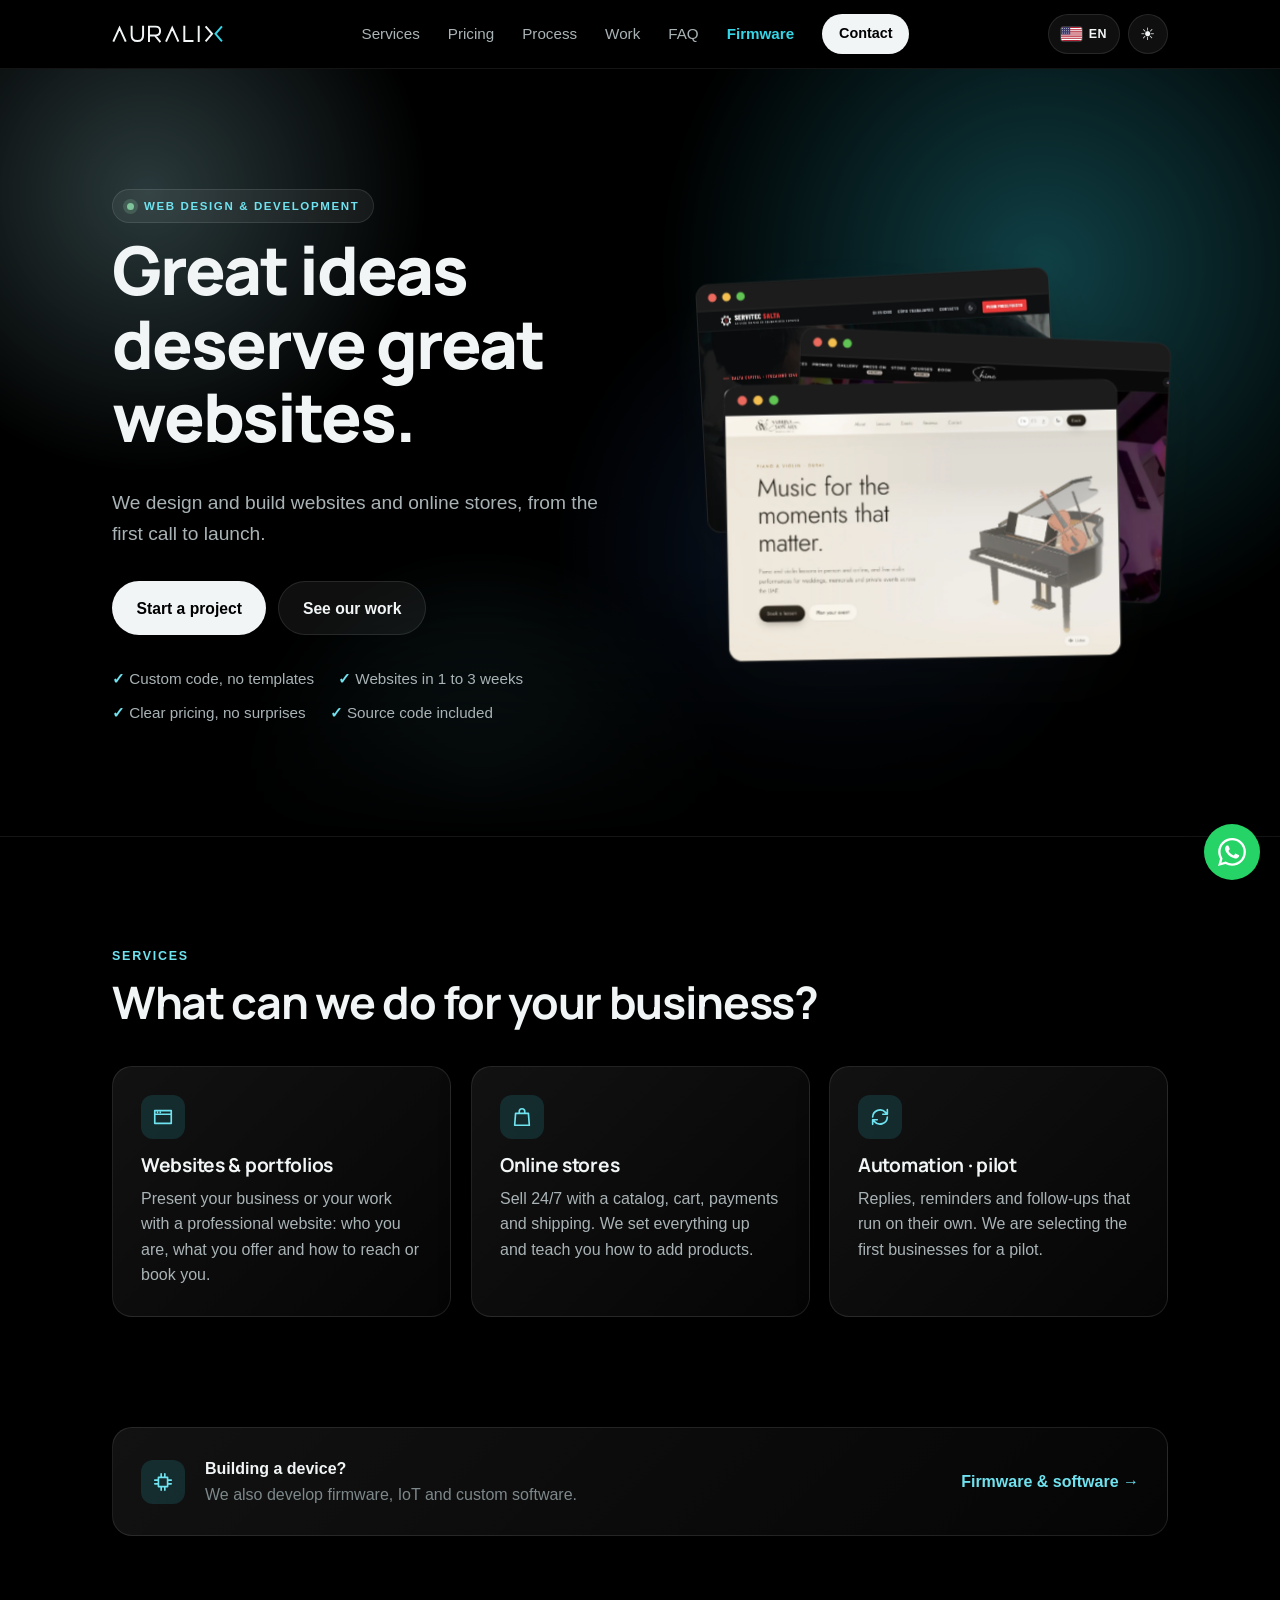
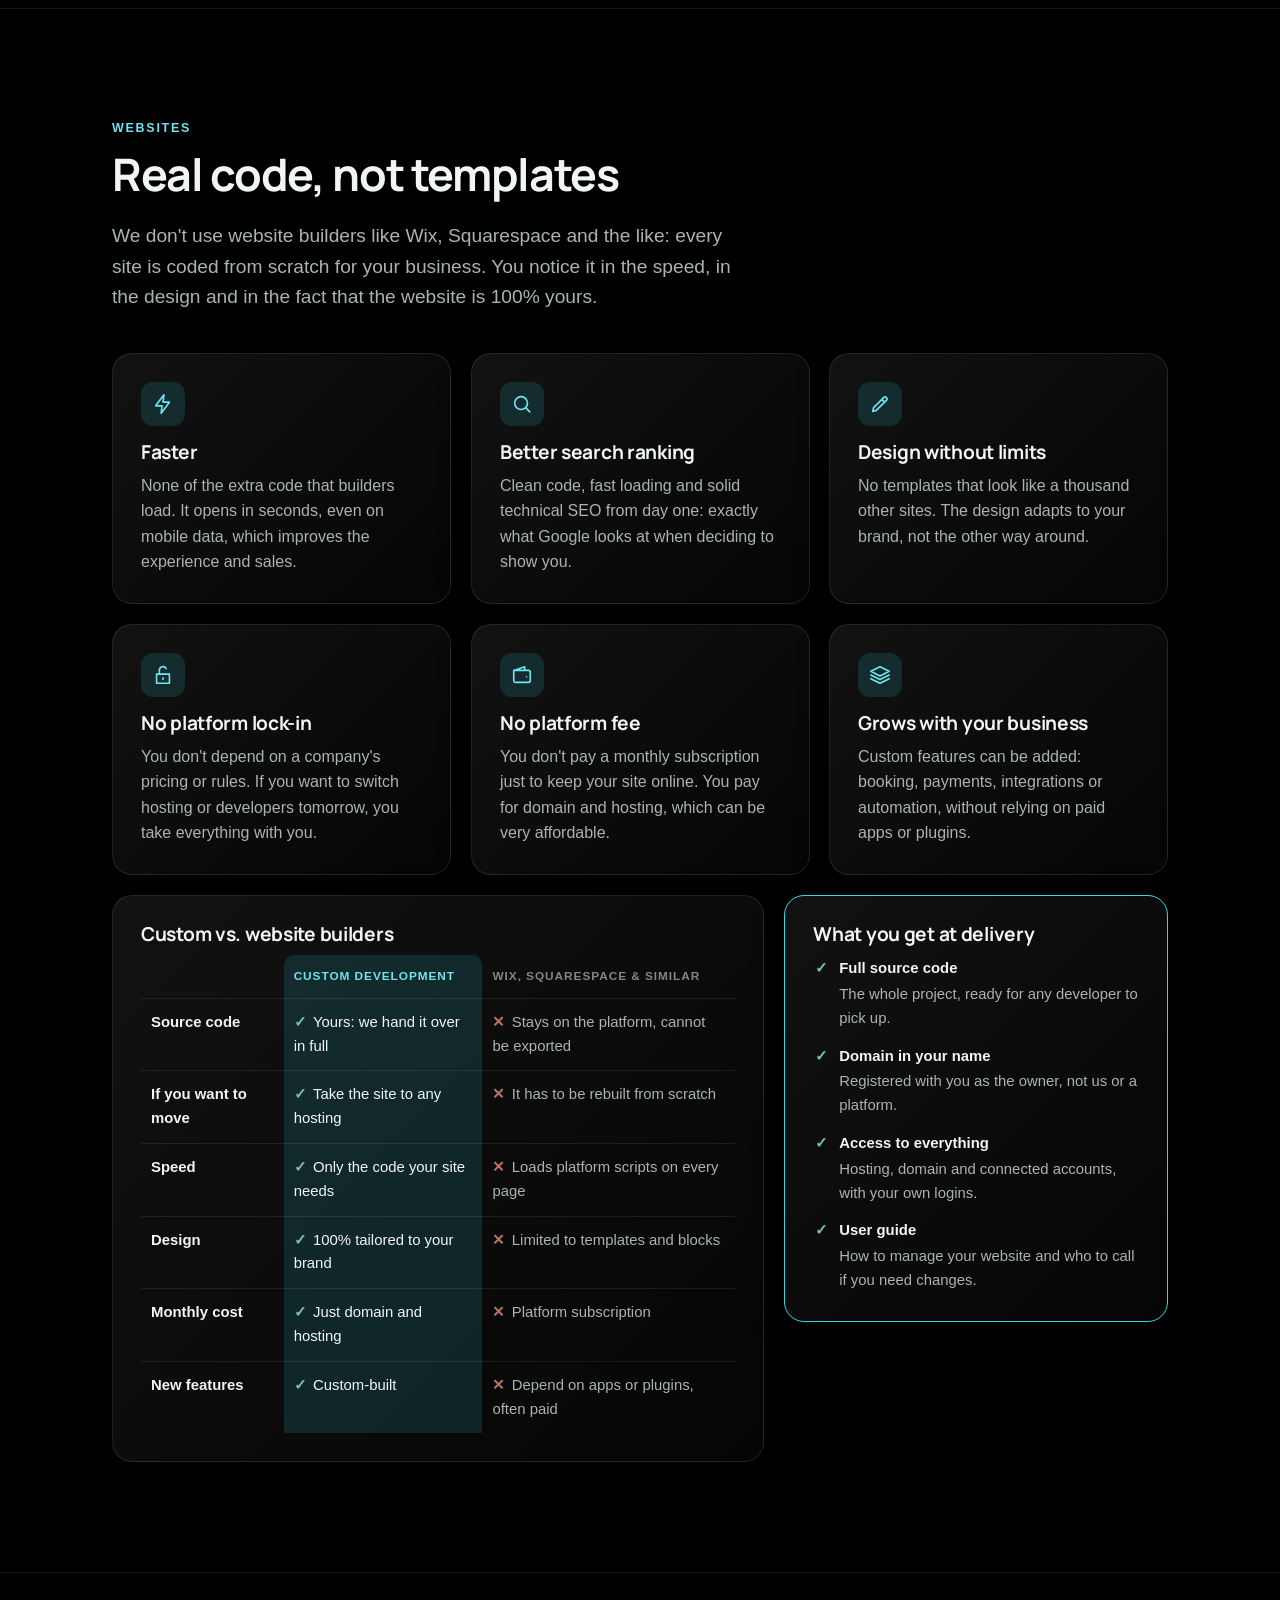
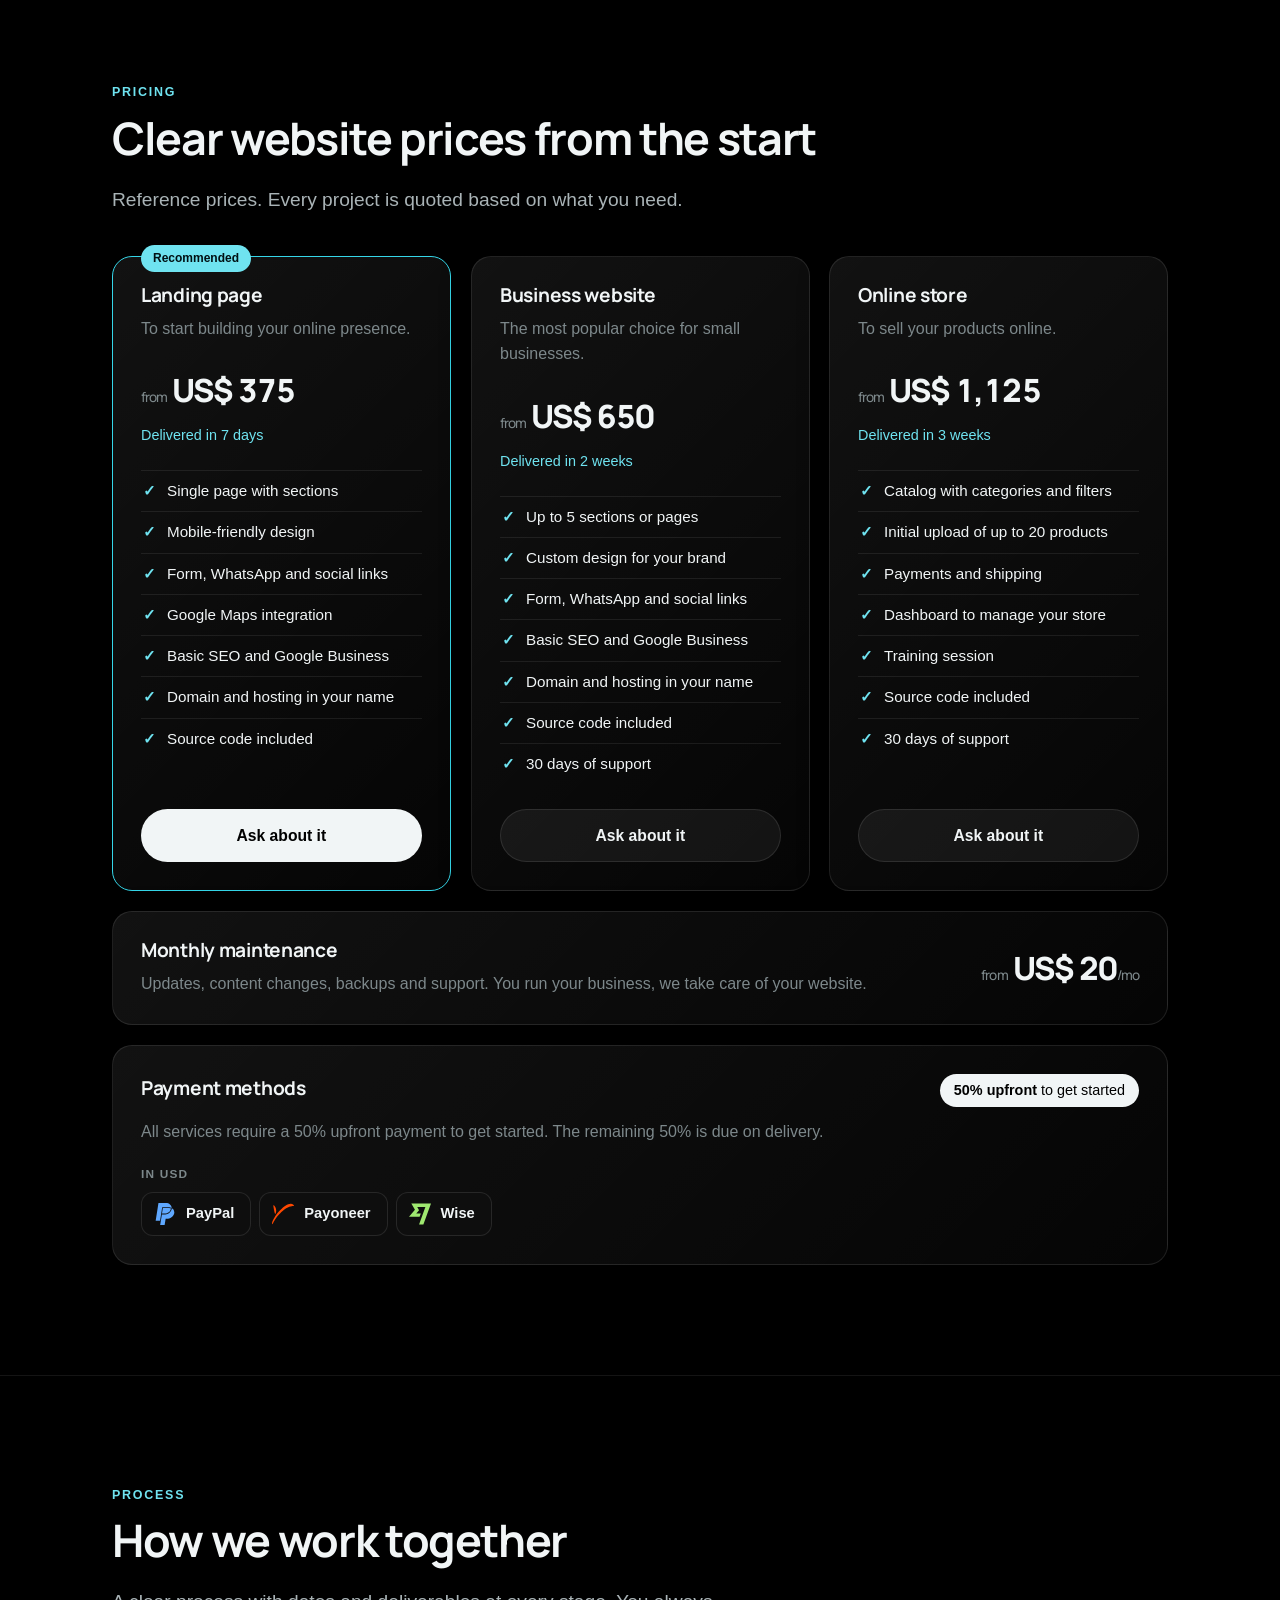
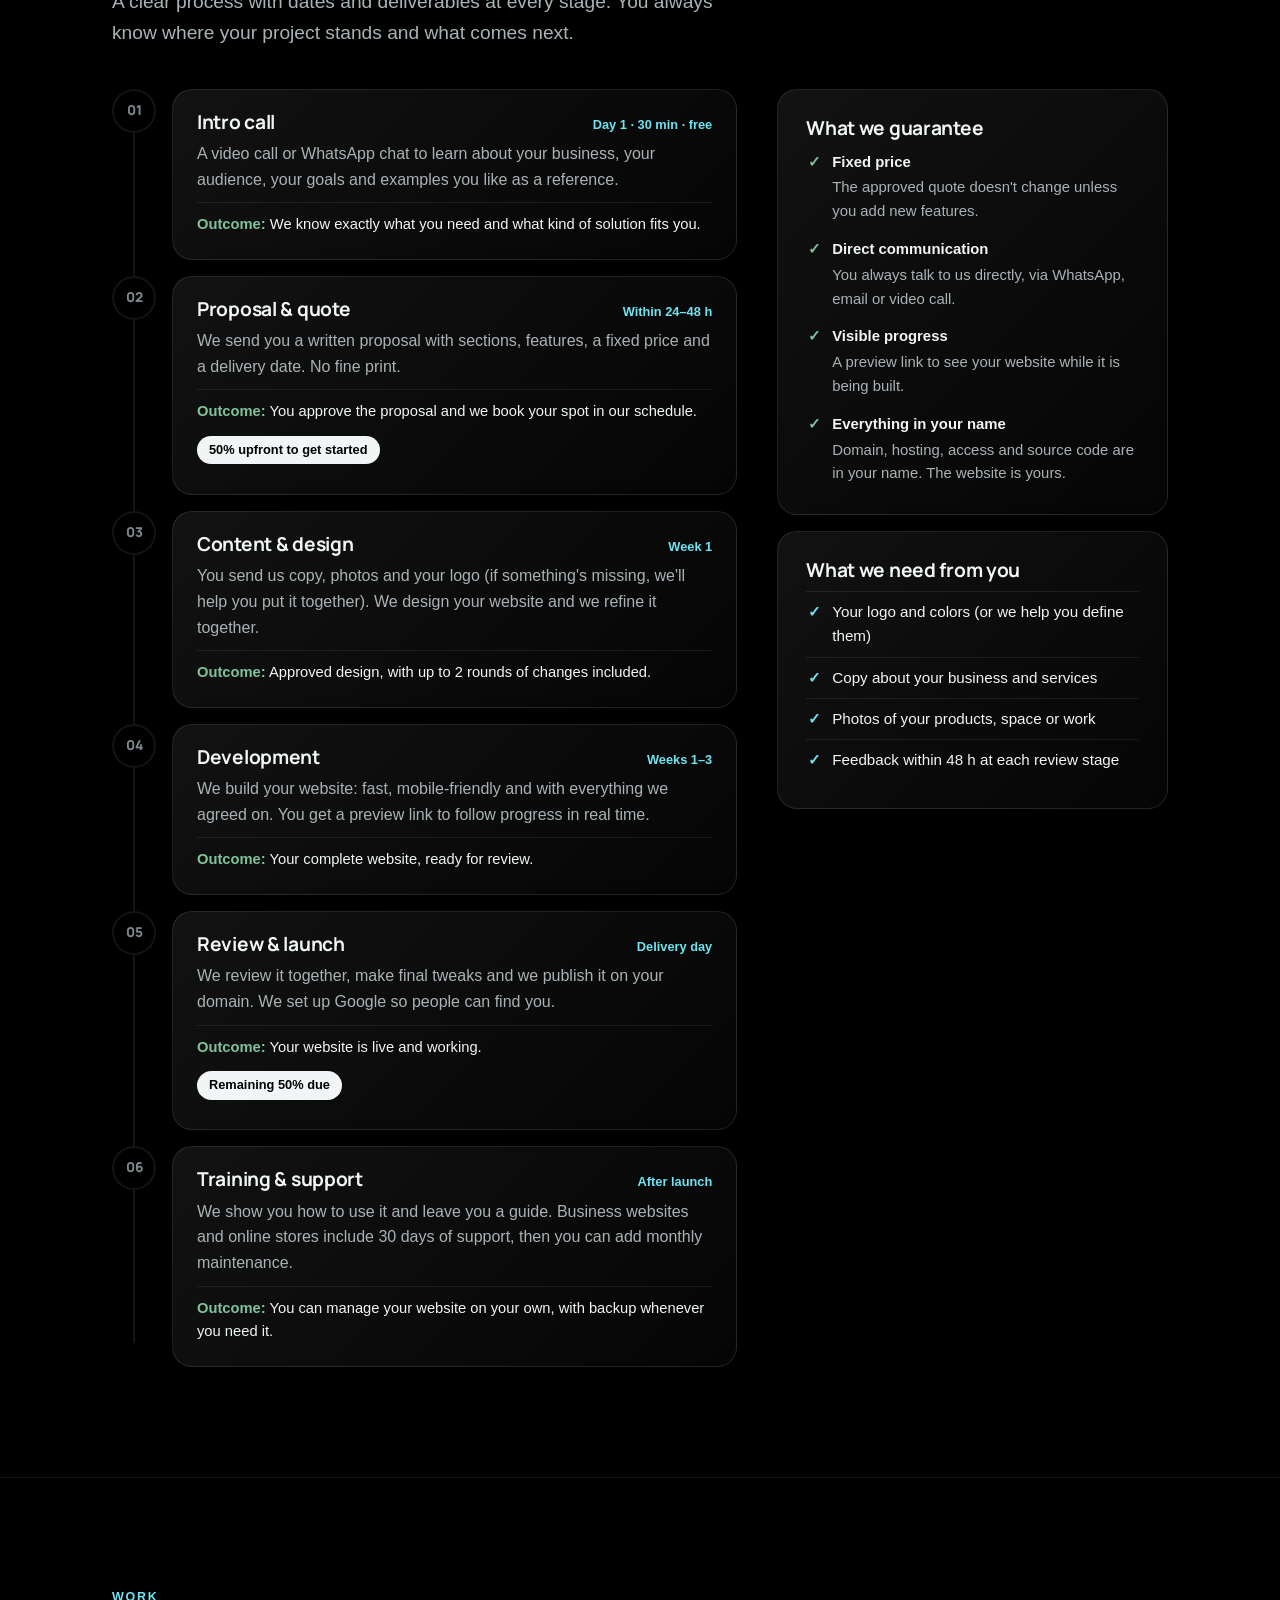
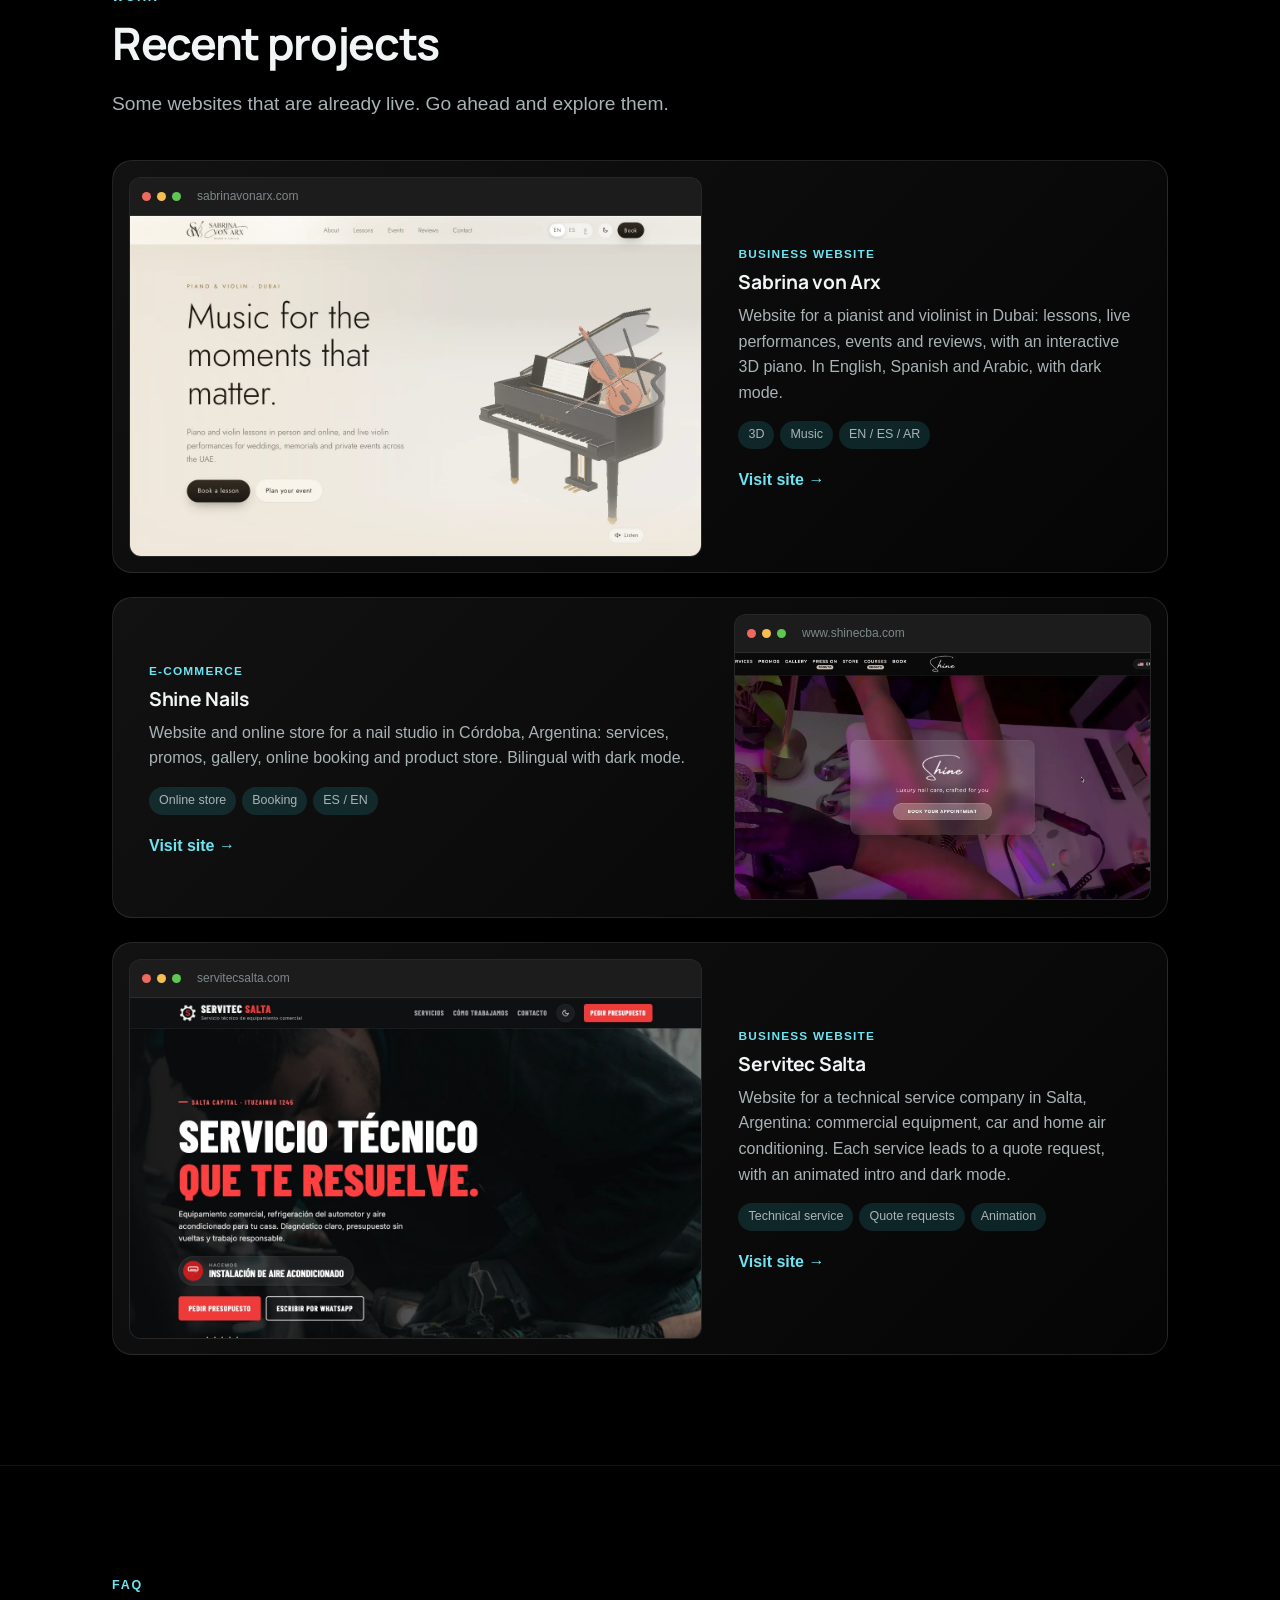
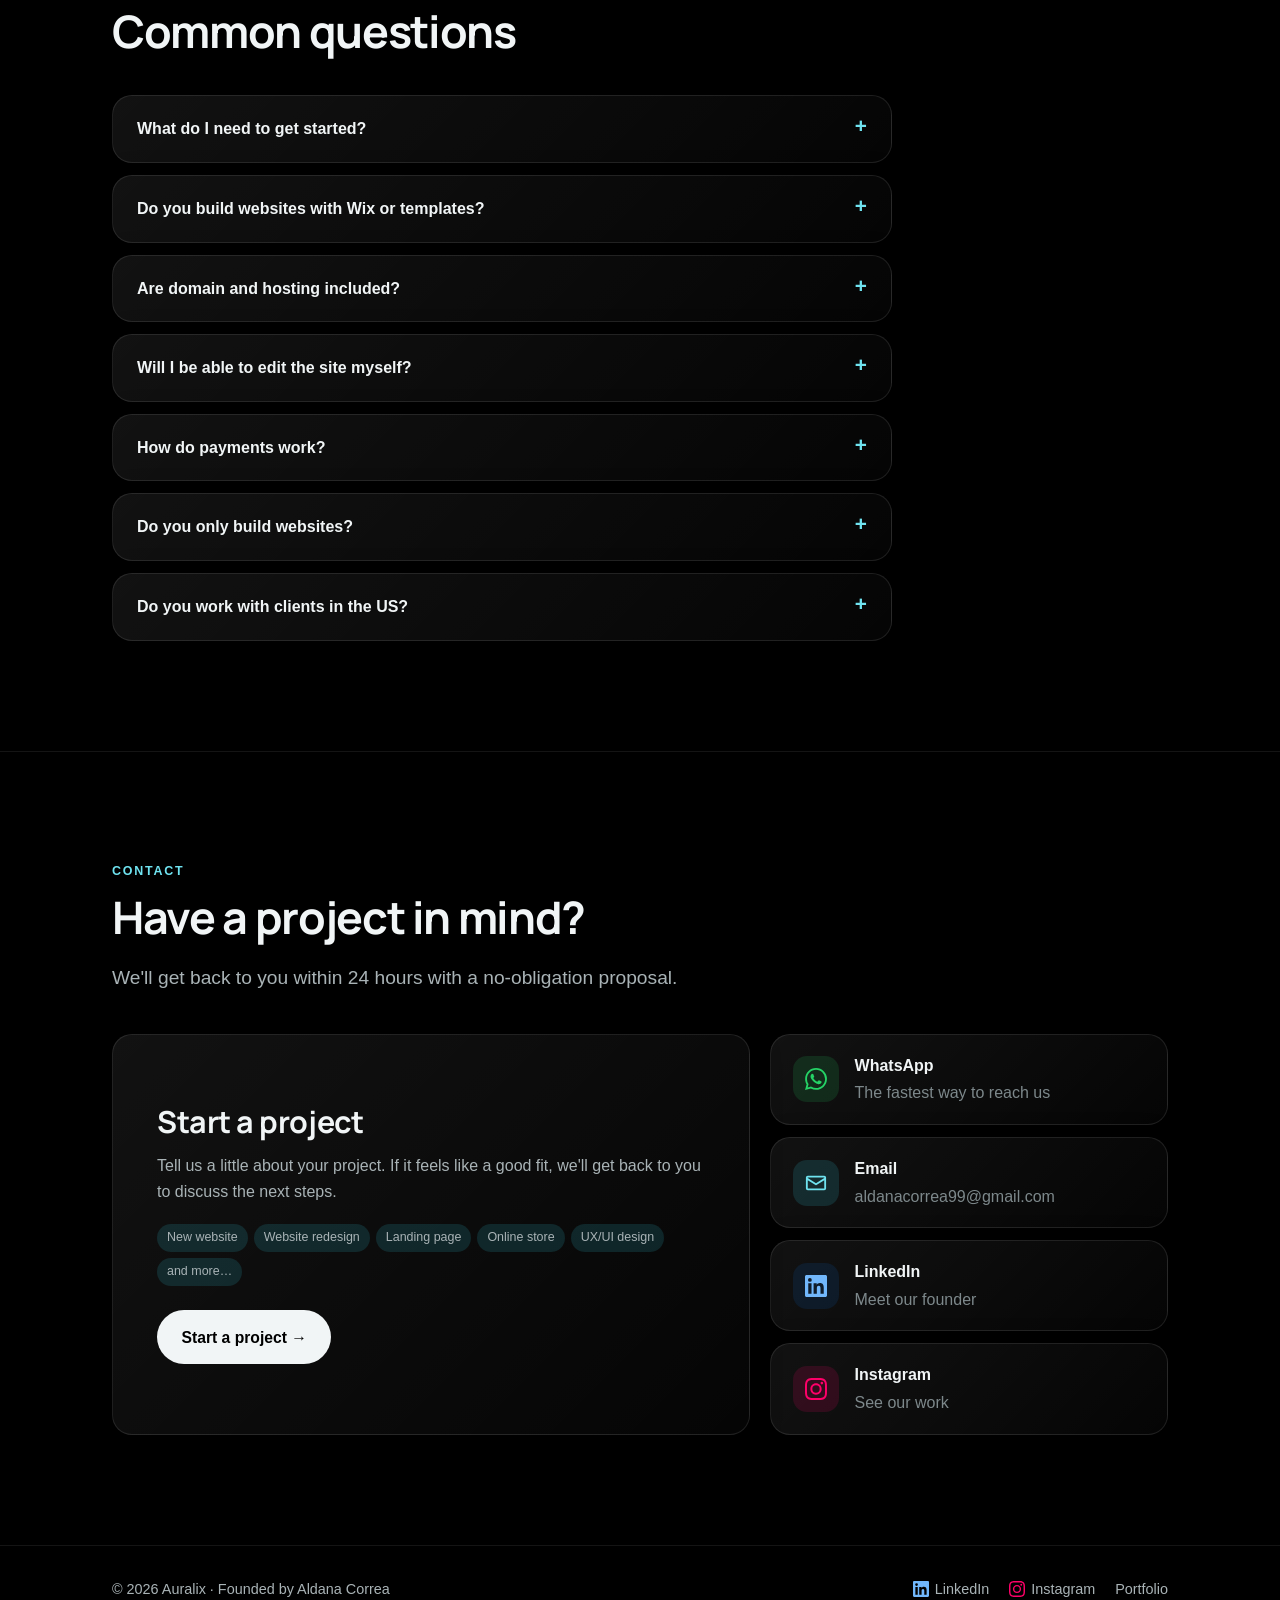
<file: index.html>
<!doctype html>
<html lang="en" data-theme="dark">
  <head>
    <meta charset="UTF-8" />
    <meta name="viewport" content="width=device-width, initial-scale=1.0" />
    <title>Auralix — Web design &amp; development</title>
    <meta name="description" content="Custom websites and online stores, coded from scratch for your business." />
    <meta property="og:title" content="Auralix — Web design &amp; development" />
    <meta property="og:description" content="Custom websites and online stores, coded from scratch for your business." />
    <meta property="og:type" content="website" />
    <meta property="og:url" content="https://auralixstudio.com/" />
    <meta property="og:image" content="https://auralixstudio.com/og.png" />
    <meta property="og:image:width" content="1200" />
    <meta property="og:image:height" content="630" />
    <meta property="og:image:alt" content="Auralix: from chip to click." />
    <meta name="twitter:card" content="summary_large_image" />
    <link rel="canonical" href="https://auralixstudio.com/" />
    <link rel="apple-touch-icon" href="./apple-touch-icon.png" />
    <link rel="icon" type="image/svg+xml" href="./favicon.svg" />
    <link rel="preconnect" href="https://fonts.googleapis.com" />
    <link rel="preconnect" href="https://fonts.gstatic.com" crossorigin />
    <link href="https://fonts.googleapis.com/css2?family=Manrope:wght@500;600;700;800&display=swap" rel="stylesheet" />
    <script type="module" crossorigin src="./assets/main-B8kq7pwr.js"></script>
    <link rel="modulepreload" crossorigin href="./assets/CursorGlow-BSmSdbrm.js">
    <link rel="stylesheet" crossorigin href="./assets/CursorGlow-BNn9NDhz.css">
  </head>
  <body>
    <div id="root"></div>
  </body>
</html>
</file>
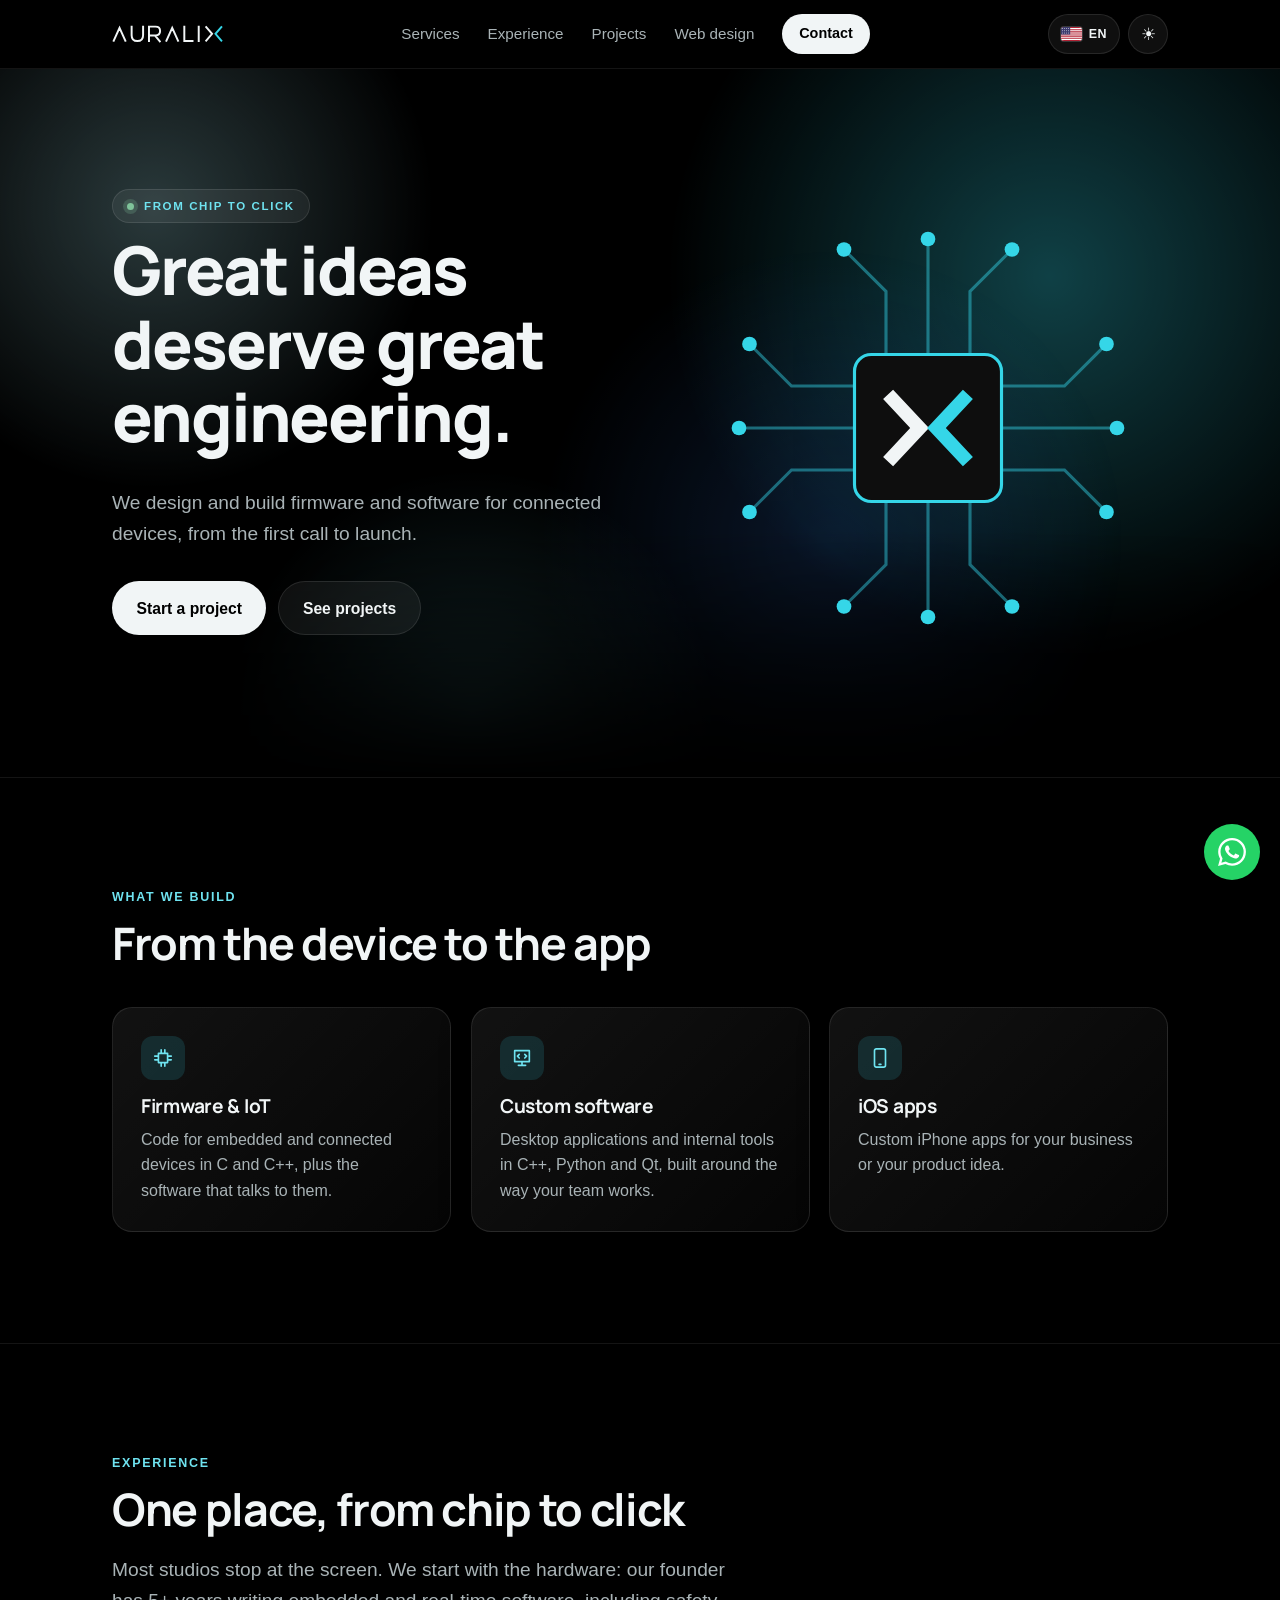
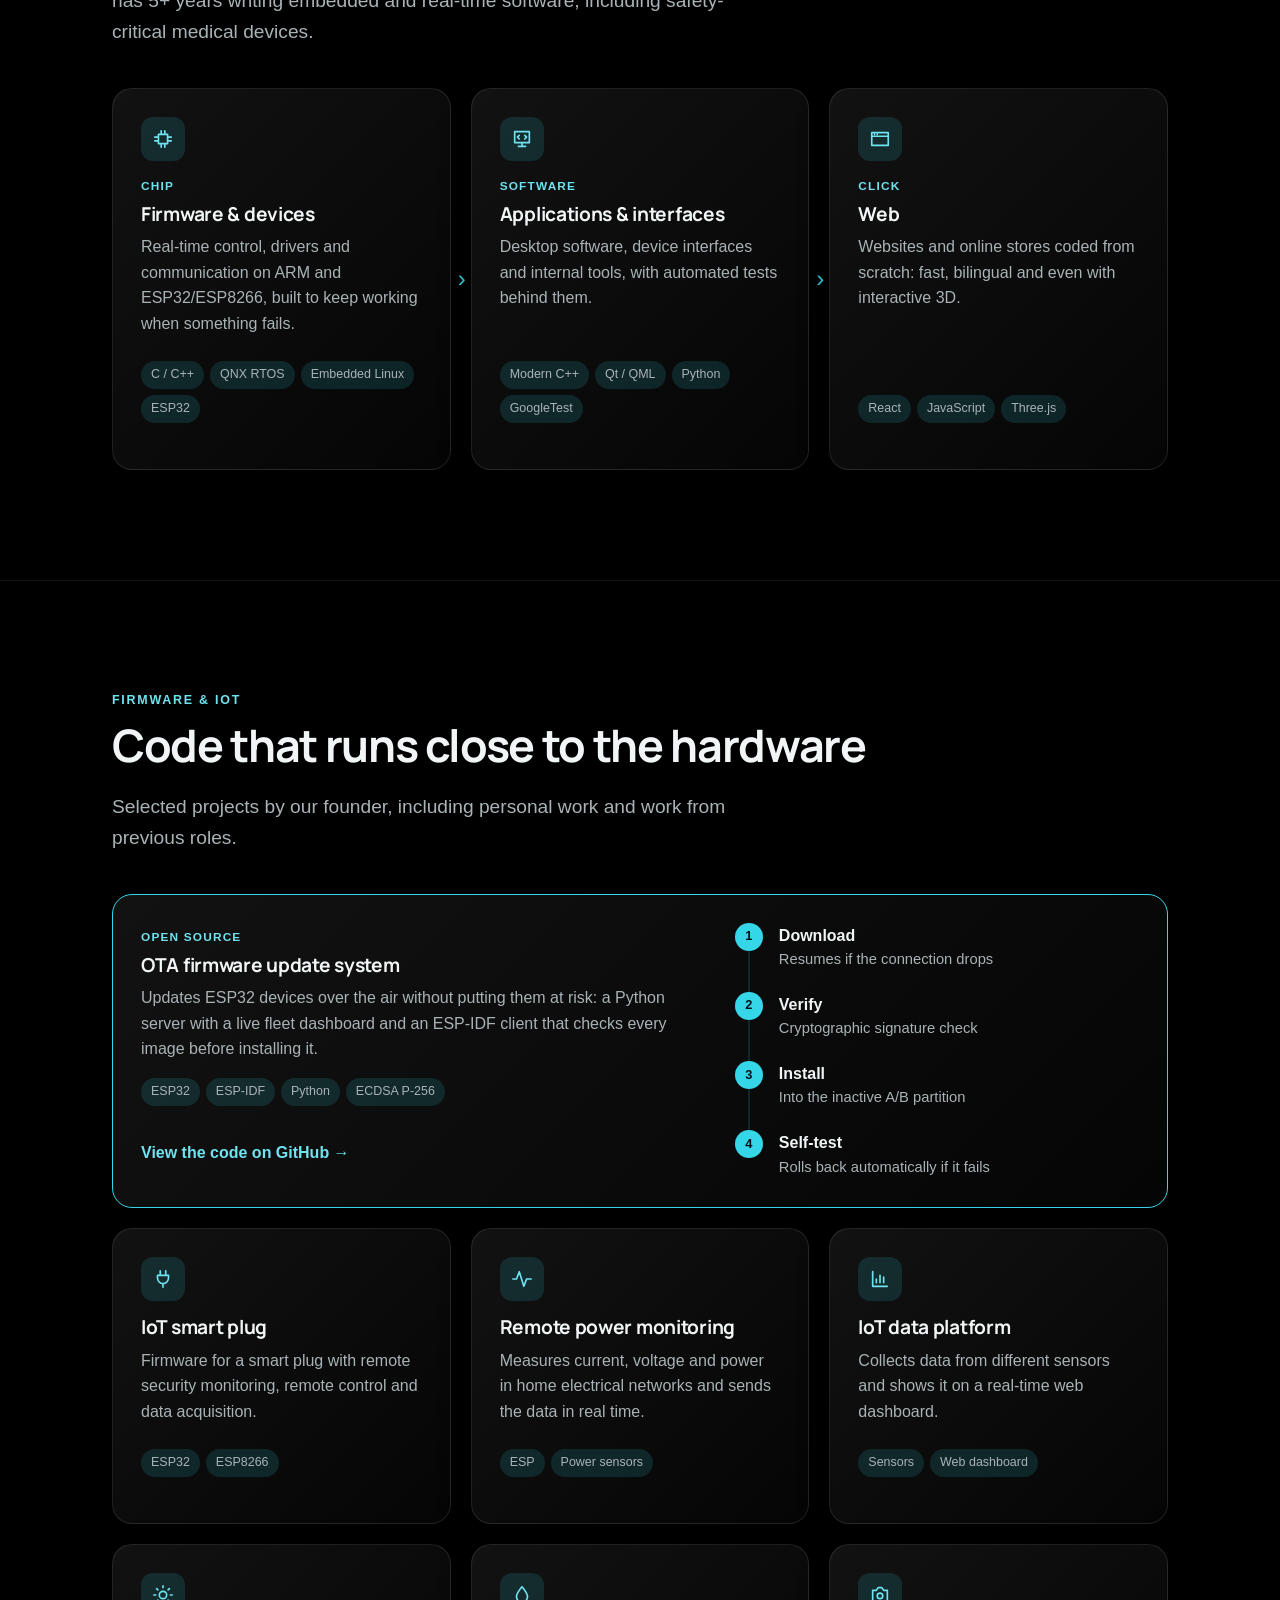
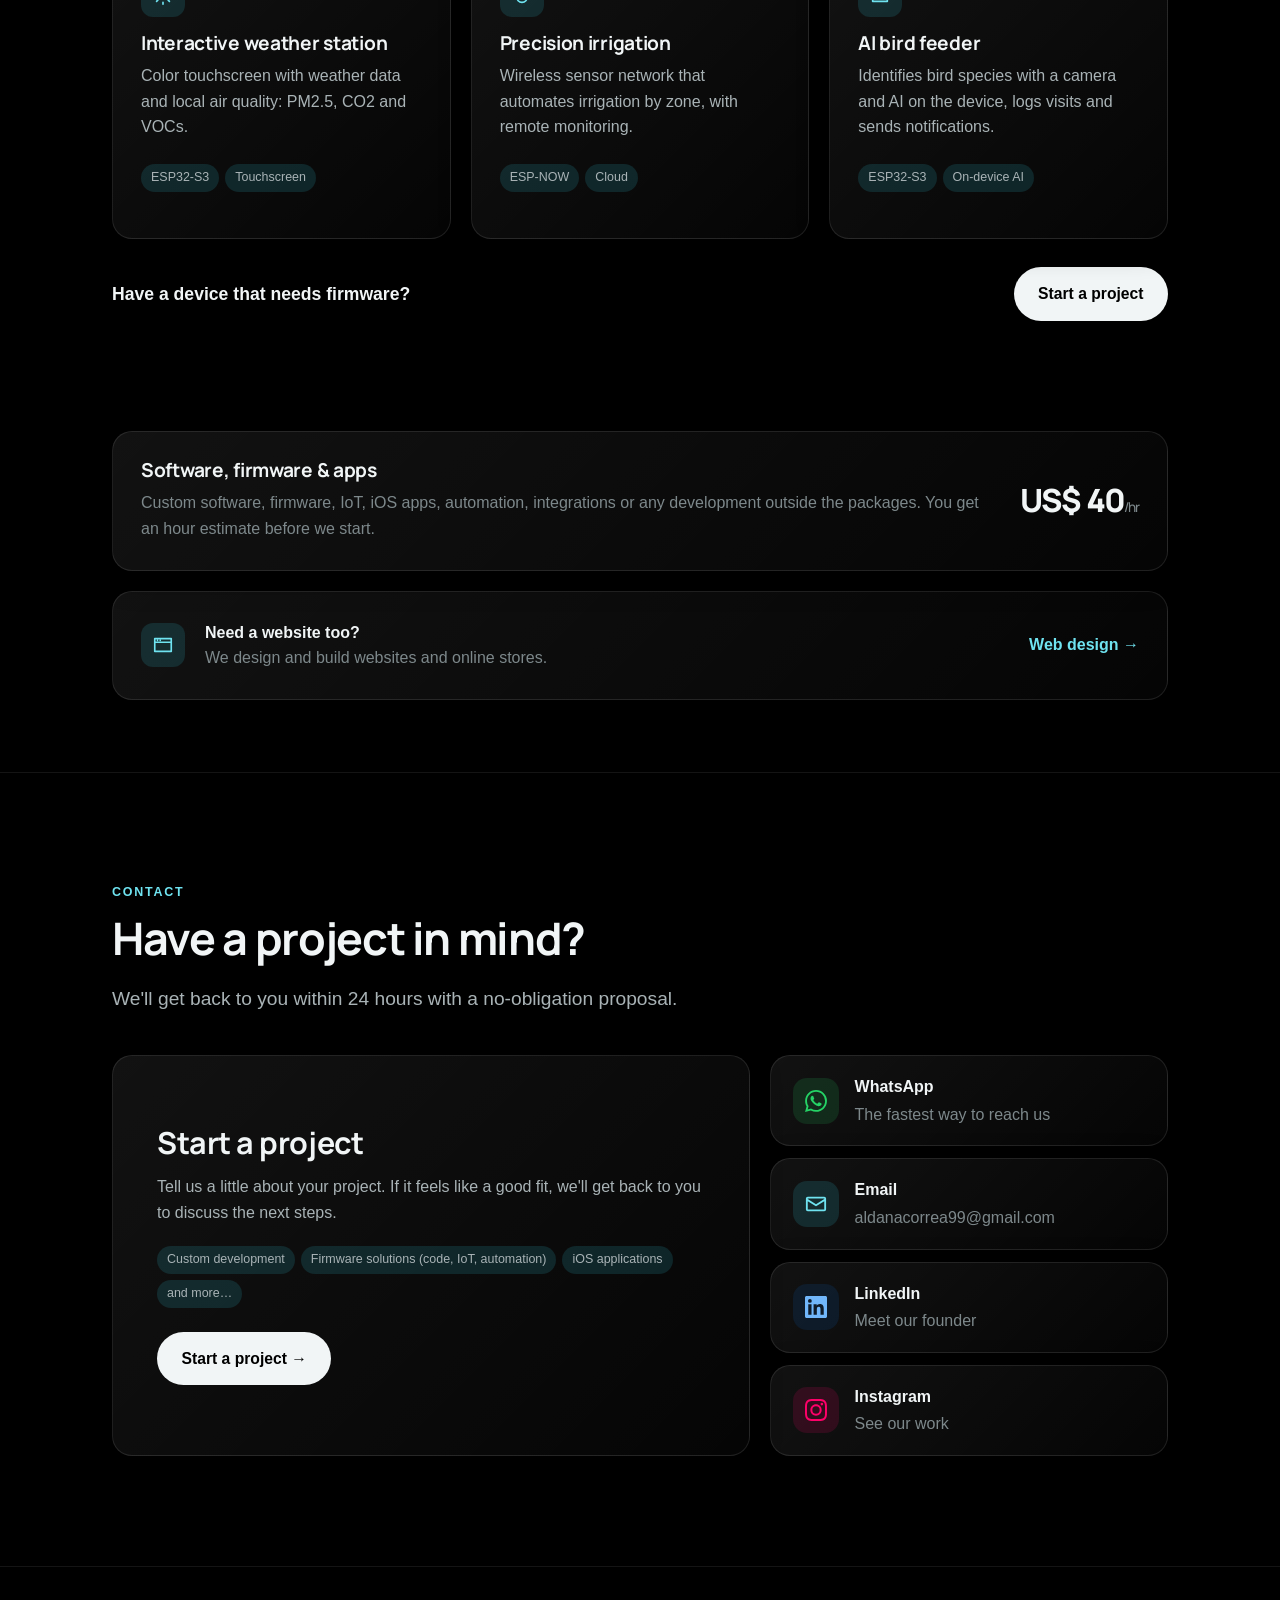
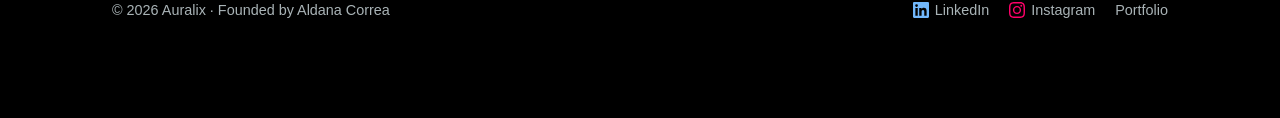
<file: firmware/index.html>
<!doctype html>
<html lang="en" data-theme="dark">
  <head>
    <meta charset="UTF-8" />
    <meta name="viewport" content="width=device-width, initial-scale=1.0" />
    <title>Auralix — Firmware &amp; custom software</title>
    <meta name="description" content="Firmware, IoT and custom software for connected devices." />
    <meta property="og:title" content="Auralix — Firmware &amp; custom software" />
    <meta property="og:description" content="Firmware, IoT and custom software for connected devices." />
    <meta property="og:type" content="website" />
    <meta property="og:url" content="https://auralixstudio.com/firmware/" />
    <meta property="og:image" content="https://auralixstudio.com/og.png" />
    <meta property="og:image:width" content="1200" />
    <meta property="og:image:height" content="630" />
    <meta property="og:image:alt" content="Auralix: from chip to click." />
    <meta name="twitter:card" content="summary_large_image" />
    <link rel="canonical" href="https://auralixstudio.com/firmware/" />
    <link rel="apple-touch-icon" href="../apple-touch-icon.png" />
    <link rel="icon" type="image/svg+xml" href="../favicon.svg" />
    <link rel="preconnect" href="https://fonts.googleapis.com" />
    <link rel="preconnect" href="https://fonts.gstatic.com" crossorigin />
    <link href="https://fonts.googleapis.com/css2?family=Manrope:wght@500;600;700;800&display=swap" rel="stylesheet" />
    <script type="module" crossorigin src="../assets/firmware-D7K6Q8j8.js"></script>
    <link rel="modulepreload" crossorigin href="../assets/CursorGlow-BSmSdbrm.js">
    <link rel="stylesheet" crossorigin href="../assets/CursorGlow-BNn9NDhz.css">
  </head>
  <body>
    <div id="root"></div>
  </body>
</html>
</file>
<file: assets/CursorGlow-BNn9NDhz.css>
:root{--bg:#f6f9fa;--bg-soft:#fff;--text-primary:#0b0f10;--text-secondary:#50595c;--text-tertiary:#6d777a;--accent:#0a8fa3;--accent-strong:#08707f;--accent-soft:#0a8fa31f;--on-accent:#fff;--glass-bg:linear-gradient(135deg, #ffffff8c, #ffffff52);--glass-bg-strong:#fff9;--glass-border:#0a8fa338;--glass-shadow:0 8px 30px #1a161214;--glass-shadow-hover:0 14px 40px #1a16121f;--divider:#1a16121a;--ok:#3f7d5a;--error:#b0463c;--radius:20px;--container:1120px;--lightningcss-light:initial;--lightningcss-dark: ;color-scheme:light}@media (prefers-color-scheme:dark){:root:not([data-theme=light]){--bg:#000;--bg-soft:#0e0e0e;--text-primary:#f1f5f6;--text-secondary:#a9b3b6;--text-tertiary:#7d888b;--accent:#35d6e8;--accent-strong:#6fe3f0;--accent-soft:#35d6e824;--on-accent:#001013;--glass-bg:linear-gradient(135deg, #ffffff12, #ffffff05);--glass-bg-strong:#ffffff0f;--glass-border:#ffffff1a;--glass-shadow:0 8px 30px #00000073;--glass-shadow-hover:0 14px 44px #0000008c;--divider:#ffffff14;--ok:#7fc39a;--error:#e58a80;--lightningcss-light: ;--lightningcss-dark:initial;color-scheme:dark}}:root[data-theme=dark]{--bg:#000;--bg-soft:#0e0e0e;--text-primary:#f1f5f6;--text-secondary:#a9b3b6;--text-tertiary:#7d888b;--accent:#35d6e8;--accent-strong:#6fe3f0;--accent-soft:#35d6e824;--on-accent:#001013;--glass-bg:linear-gradient(135deg, #ffffff12, #ffffff05);--glass-bg-strong:#ffffff0f;--glass-border:#ffffff1a;--glass-shadow:0 8px 30px #00000073;--glass-shadow-hover:0 14px 44px #0000008c;--divider:#ffffff14;--ok:#7fc39a;--error:#e58a80;--lightningcss-light: ;--lightningcss-dark:initial;color-scheme:dark}*,:before,:after{box-sizing:border-box}html{scroll-behavior:smooth;scroll-padding-top:80px}body{background:var(--bg);color:var(--text-primary);-webkit-font-smoothing:antialiased;margin:0;font-family:-apple-system,BlinkMacSystemFont,SF Pro Text,Inter,Segoe UI,Roboto,sans-serif;line-height:1.6;transition:background-color .35s,color .35s}h1,h2,h3,.brand,.price{font-family:Manrope,-apple-system,BlinkMacSystemFont,Segoe UI,sans-serif}h1,h2,h3{letter-spacing:-.03em;margin:0 0 .5em;line-height:1.1}h1{max-width:15ch;font-size:clamp(2.3rem,1.4rem + 3.6vw,4.2rem);font-weight:800}h2{font-size:clamp(1.8rem,1.3rem + 2vw,2.8rem);font-weight:700}h3{letter-spacing:-.015em;font-size:1.2rem;font-weight:700}p{color:var(--text-secondary);margin:0 0 1em}a{color:inherit;text-decoration:none}ul,ol{margin:0;padding:0;list-style:none}.hidden{display:none}.muted{color:var(--text-tertiary)}.container{width:100%;max-width:var(--container);margin:0 auto;padding:0 16px}@media (width>=768px){.container{padding:0 32px}}.eyebrow{text-transform:uppercase;letter-spacing:.14em;color:var(--accent-strong);margin-bottom:.8em;font-size:.78rem;font-weight:600}.lead{max-width:60ch;font-size:clamp(1.05rem,1rem + .3vw,1.2rem)}.btn{cursor:pointer;border:1px solid #0000;border-radius:999px;justify-content:center;align-items:center;padding:.85em 1.5em;font-family:inherit;font-size:.98rem;font-weight:600;transition:transform .2s,background-color .3s,box-shadow .3s;display:inline-flex}.btn:hover{transform:translateY(-2px)}.btn-primary:hover{box-shadow:0 10px 24px color-mix(in srgb, var(--text-primary) 22%, transparent)}.btn-ghost:hover{border-color:var(--accent)}.btn:focus-visible,.icon-btn:focus-visible,a:focus-visible,button:focus-visible{outline:2px solid var(--accent);outline-offset:3px}.btn:disabled{opacity:.6;cursor:wait;transform:none}.btn-primary{background:var(--text-primary);color:var(--bg)}.btn-ghost{background:var(--glass-bg-strong);border-color:var(--glass-border);color:var(--text-primary)}.btn-sm{padding:.5em 1.1em;font-size:.9rem}.btn-block{width:100%}.icon-btn{border:1px solid var(--glass-border);background:var(--glass-bg-strong);width:40px;height:40px;color:var(--text-primary);cursor:pointer;border-radius:50%;font-size:1.05rem}.header{z-index:50;background:color-mix(in srgb, var(--bg) 78%, transparent);-webkit-backdrop-filter:blur(14px);border-bottom:1px solid var(--divider);position:sticky;top:0}.header-inner{justify-content:space-between;align-items:center;gap:16px;height:68px;display:flex}.brand{letter-spacing:-.01em;align-items:center;gap:10px;font-size:1.1rem;font-weight:700;display:inline-flex}.brand svg{flex:none}.logo-accent{stroke:var(--accent)}.nav{align-items:center;gap:28px;font-size:.95rem;display:flex}.nav a:not(.btn){color:var(--text-secondary);transition:color .2s}.nav a:not(.btn):hover{color:var(--text-primary)}.header-actions{gap:8px;display:flex}.menu-btn{display:none}.lang-btn{letter-spacing:.04em;border-radius:999px;justify-content:center;align-items:center;gap:7px;width:auto;padding:0 12px;font-family:inherit;font-size:.78rem;font-weight:700;display:inline-flex}.flag{width:21px;height:14px;box-shadow:0 0 0 1px color-mix(in srgb, var(--text-primary) 18%, transparent);border-radius:3px;flex:none}@media (width<=860px){.menu-btn{display:inline-block}.nav{background:var(--bg);border-bottom:1px solid var(--divider);flex-direction:column;align-items:stretch;gap:4px;padding:12px 16px 20px;display:none;position:absolute;top:68px;left:0;right:0}.nav-open{display:flex}.nav a:not(.btn){padding:10px 4px}.nav .btn{margin-top:8px}}.cursor-glow{z-index:-1;pointer-events:none;aspect-ratio:1;background:radial-gradient(closest-side, #d98fa38c, #d9a9b461 32%, color-mix(in srgb, var(--accent) 20%, transparent) 62%, transparent);opacity:0;will-change:translate;border-radius:50%;width:min(44vw,640px);transition:opacity .8s,transform .8s;position:fixed;top:0;left:0;transform:translate(-50%,-50%)scale(.85)}.cursor-glow[data-active]{opacity:var(--glow-strength,1);transform:translate(-50%,-50%)scale(1)}.hero{padding:clamp(56px,10vw,120px) 0 clamp(56px,9vw,110px);position:relative;overflow:hidden}.hero-aurora{pointer-events:none;--aurora-1:color-mix(in srgb, var(--accent) 55%, transparent);--aurora-2:#3d8bff4d;--aurora-3:#a9e8f073;--aurora-4:color-mix(in srgb, var(--accent-strong) 30%, transparent);position:absolute;inset:0;overflow:hidden;-webkit-mask-image:linear-gradient(#000 65%,#0000);mask-image:linear-gradient(#000 65%,#0000)}.hero-aurora span{will-change:transform;border-radius:50%;animation:24s ease-in-out infinite alternate aurora-a;position:absolute}.hero-aurora span:first-child{aspect-ratio:1;background:radial-gradient(closest-side, var(--aurora-1), transparent);width:60vw;top:-25%;right:-12%}.hero-aurora span:nth-child(2){aspect-ratio:1;background:radial-gradient(closest-side, var(--aurora-2), transparent);width:46vw;animation-name:aurora-b;animation-duration:28s;top:25%;right:12%}.hero-aurora span:nth-child(3){aspect-ratio:1;background:radial-gradient(closest-side, var(--aurora-3), transparent);width:44vw;animation-name:aurora-c;animation-duration:32s;top:-20%;left:-10%}.hero-aurora span:nth-child(4){aspect-ratio:1;background:radial-gradient(closest-side, var(--aurora-4), transparent);width:38vw;animation-name:aurora-b;animation-duration:26s;animation-direction:alternate-reverse;bottom:-25%;left:18%}@keyframes aurora-a{0%{transform:translate(0)scale(1)}50%{transform:translate(-12%,10%)scale(1.12)}to{transform:translate(6%,18%)scale(.95)}}@keyframes aurora-b{0%{transform:translate(0)scale(1)}50%{transform:translate(14%,-12%)scale(.9)}to{transform:translate(-10%,8%)scale(1.15)}}@keyframes aurora-c{0%{transform:translate(0)scale(1.05)}50%{transform:translate(18%,14%)scale(.92)}to{transform:translate(8%,-6%)scale(1.1)}}.hero-aurora span{transition:translate .2s linear}.hero-aurora span:first-child{translate:calc(var(--mx,0) * -40px) calc(var(--my,0) * -30px)}.hero-aurora span:nth-child(2){translate:calc(var(--mx,0) * 55px) calc(var(--my,0) * 40px)}.hero-aurora span:nth-child(3){translate:calc(var(--mx,0) * -30px) calc(var(--my,0) * 25px)}.hero-aurora span:nth-child(4){translate:calc(var(--mx,0) * 35px) calc(var(--my,0) * -35px)}:root[data-theme=dark] .hero-aurora span{opacity:.55}:root[data-theme=dark] .cursor-glow{mix-blend-mode:screen;--glow-strength:.8}@media (prefers-color-scheme:dark){:root:not([data-theme=light]) .cursor-glow{mix-blend-mode:screen;--glow-strength:.8}:root:not([data-theme=light]) .hero-aurora span{opacity:.55}}.hero-inner{z-index:1;align-items:center;gap:clamp(40px,6vw,72px);display:grid;position:relative}@media (width>=960px){.hero-inner{grid-template-columns:1.05fr 1fr}}.pill{background:var(--glass-bg-strong);border:1px solid var(--glass-border);border-radius:999px;align-items:center;gap:10px;padding:7px 14px;font-size:.72rem;display:inline-flex}.dot{background:var(--ok);width:7px;height:7px;box-shadow:0 0 0 4px color-mix(in srgb, var(--ok) 22%, transparent);border-radius:50%}.cta-row{flex-wrap:wrap;gap:12px;margin:32px 0;display:flex}.highlights{color:var(--text-secondary);flex-wrap:wrap;gap:10px 24px;font-size:.95rem;display:flex}.highlights span{color:var(--accent-strong);font-weight:700}.hero-stack{aspect-ratio:5/4;transform-style:preserve-3d;transform:perspective(1200px) rotateX(var(--rx,0deg)) rotateY(var(--ry,0deg));transition:transform .6s cubic-bezier(.2,.7,.2,1);display:block;position:relative}.hero-stack[data-tilting]{transition:transform .12s linear}.hero-shot{background:var(--bg-soft);border:1px solid var(--glass-border);border-radius:14px;width:78%;margin:0;transition:transform .5s cubic-bezier(.2,.7,.2,1);animation:7s ease-in-out infinite float;position:absolute;overflow:hidden;box-shadow:0 24px 60px #14100c38}@keyframes float{50%{translate:0 -10px}}.hero-shot img{aspect-ratio:16/10;object-fit:cover;object-position:top;width:100%;display:block}.hero-shot-1{z-index:1;top:0;left:0;transform:translateZ(-70px)rotate(-3deg)}.hero-shot-2{z-index:2;animation-delay:-2.3s;top:18%;right:0;transform:translateZ(-10px)rotate(2.5deg)}.hero-shot-3{z-index:3;animation-delay:-4.6s;bottom:0;left:10%;transform:translateZ(60px)rotate(-1deg)}.hero-stack:hover .hero-shot-1{transform:translateZ(-110px)rotate(-5deg)translate(-14px,-10px)}.hero-stack:hover .hero-shot-2{transform:translateZ(0)rotate(4deg)translate(14px,-4px)}.hero-stack:hover .hero-shot-3{transform:translateZ(100px)rotate(0)translateY(8px)}.section{border-top:1px solid var(--divider);padding:clamp(56px,9vw,110px) 0}.section-head{margin-bottom:40px}.grid{gap:20px;display:grid}.grid-3{grid-template-columns:repeat(auto-fit,minmax(min(100%,280px),1fr))}.grid-4{grid-template-columns:repeat(auto-fit,minmax(min(100%,220px),1fr))}.card{background:var(--glass-bg);border:1px solid var(--glass-border);border-radius:var(--radius);box-shadow:var(--glass-shadow);-webkit-backdrop-filter:blur(14px);padding:28px;transition:box-shadow .3s,transform .3s,background .35s}.card p:last-child{margin-bottom:0}.service:hover,.package:hover{--lift:-4px;box-shadow:var(--glass-shadow-hover)}.card-icon{background:var(--accent-soft);width:44px;height:44px;color:var(--accent-strong);border-radius:12px;place-items:center;margin-bottom:16px;font-size:1.3rem;display:inline-grid}.custom-bottom{align-items:start;gap:20px;margin-top:20px;display:grid}@media (width>=960px){.custom-bottom{grid-template-columns:1.7fr 1fr}}.compare table{border-collapse:collapse;width:100%;margin-top:8px;font-size:.93rem}.compare th,.compare td{text-align:left;vertical-align:top;border-top:1px solid var(--divider);padding:12px 10px}.compare thead th{letter-spacing:.08em;text-transform:uppercase;color:var(--text-tertiary);border-top:0;font-size:.74rem;font-weight:700}.compare thead td{border-top:0}.compare tbody th{color:var(--text-primary);width:24%;font-weight:600}.compare td{color:var(--text-secondary)}.compare td.col-custom{color:var(--text-primary);background:var(--accent-soft)}.compare thead th.col-custom{color:var(--accent-strong);background:var(--accent-soft);border-radius:10px 10px 0 0}.compare .yes,.compare .no{width:1.3em;font-weight:700;display:inline-block}.compare .yes{color:var(--ok)}.compare .no{color:var(--error);opacity:.8}@media (width<=719px){.compare thead{display:none}.compare tr{border-top:1px solid var(--divider);padding:12px 0;display:block}.compare th,.compare td{border:0;width:auto;padding:4px 0;display:block}.compare tbody th{width:auto;margin-bottom:4px}.compare td.col-custom{background:0 0}.compare td:before{content:attr(data-label);letter-spacing:.06em;text-transform:uppercase;color:var(--text-tertiary);font-size:.72rem;font-weight:700;display:block}}.delivery-card{border-color:var(--accent)}.package{flex-direction:column;display:flex;position:relative}.package-featured{border-color:var(--accent);box-shadow:var(--glass-shadow-hover)}.badge{background:var(--accent-strong);color:var(--on-accent);border-radius:999px;padding:4px 12px;font-size:.75rem;font-weight:600;position:absolute;top:-12px;left:28px}.price{color:var(--text-primary);letter-spacing:-.03em;font-variant-numeric:tabular-nums;margin:8px 0 0;font-size:2rem;font-weight:800}.price-block{margin-bottom:8px}.price-was{color:var(--text-tertiary);font-variant-numeric:tabular-nums;align-items:center;gap:8px;margin:8px 0 -4px;font-size:.95rem;display:flex}.price-was s{text-decoration-thickness:1.5px}.off{background:color-mix(in srgb, var(--ok) 16%, transparent);color:var(--ok);border-radius:999px;padding:2px 8px;font-size:.75rem;font-weight:700}.promo-banner{background:color-mix(in srgb, var(--ok) 10%, var(--glass-bg-strong));border:1px solid color-mix(in srgb, var(--ok) 30%, transparent);color:var(--text-primary);border-radius:14px;flex-wrap:wrap;align-items:center;gap:6px 12px;margin:0 0 20px;padding:12px 18px;font-size:.95rem;display:flex}.promo-banner strong{color:var(--ok);text-transform:uppercase;letter-spacing:.08em;font-size:.78rem}.price-block .price-alt{color:var(--text-tertiary);font-variant-numeric:tabular-nums;margin:2px 0 0;font-size:.9rem}.maintenance .price-block{margin:0}@media (width>=640px){.maintenance .price-block{text-align:right}}.price-note{color:var(--text-tertiary);margin:20px 0 0;font-size:.85rem}.currency-toggle{background:var(--glass-bg-strong);border:1px solid var(--glass-border);border-radius:999px;gap:4px;margin-bottom:32px;padding:4px;display:inline-flex}.currency-toggle button{font:inherit;cursor:pointer;color:var(--text-secondary);background:0 0;border:0;border-radius:999px;padding:6px 18px;font-size:.88rem;font-weight:600;transition:background-color .25s,color .25s}.currency-toggle button[aria-pressed=true]{background:var(--text-primary);color:var(--bg)}.price small{color:var(--text-tertiary);font-size:.85rem;font-weight:500}.delivery{color:var(--accent-strong);font-size:.9rem;font-weight:500}.features{flex:1;margin:8px 0 24px}.features li{border-top:1px solid var(--divider);padding:8px 0 8px 26px;font-size:.95rem;position:relative}.features li:before{content:"✓";color:var(--accent-strong);font-weight:700;position:absolute;left:2px}.maintenance{align-items:center;gap:12px 32px;margin-top:20px;display:grid}@media (width>=640px){.maintenance{grid-template-columns:1fr auto}}.maintenance p.muted,.maintenance .price{margin:0}.process{align-items:start;gap:28px;display:grid}@media (width>=960px){.process{grid-template-columns:1.6fr 1fr;gap:40px}}.timeline{gap:16px;display:grid;position:relative}.timeline:before,.timeline:after{content:"";z-index:0;border-radius:2px;width:2px;position:absolute;top:24px;bottom:24px;left:21px}.timeline:before{background:var(--divider)}.timeline:after{background:linear-gradient(var(--accent), var(--accent-strong));transform-origin:top;transform:scaleY(var(--progress,0));box-shadow:0 0 12px color-mix(in srgb, var(--accent) 60%, transparent)}.timeline-step{z-index:1;grid-template-columns:44px 1fr;align-items:start;gap:16px;display:grid;position:relative}.timeline-num{z-index:1;background:var(--bg);border:2px solid var(--divider);width:44px;height:44px;color:var(--text-tertiary);border-radius:50%;place-items:center;font-family:Manrope,sans-serif;font-size:.85rem;font-weight:800;transition:background-color .4s,border-color .4s,color .4s,transform .4s cubic-bezier(.3,1.6,.5,1);display:grid;position:relative}.is-active .timeline-num{background:var(--accent-strong);border-color:var(--accent-strong);color:var(--on-accent);transform:scale(1.08)}.is-active .timeline-num:after{content:"";border:2px solid var(--accent);border-radius:50%;animation:1.2s ease-out forwards step-pulse;position:absolute;inset:-2px}@keyframes step-pulse{0%{opacity:.9;transform:scale(1)}to{opacity:0;transform:scale(1.9)}}.timeline-card{transition:border-color .4s,box-shadow .4s,transform .3s}.is-active .timeline-card{border-color:color-mix(in srgb, var(--accent) 55%, transparent)}.timeline-step:hover .timeline-card{box-shadow:var(--glass-shadow-hover);transform:translate(4px)}.timeline-card{padding:22px 24px}.timeline-head{flex-wrap:wrap;justify-content:space-between;align-items:baseline;gap:4px 12px;margin-bottom:6px;display:flex}.timeline-head h3{margin:0}.when{color:var(--accent-strong);white-space:nowrap;font-size:.8rem;font-weight:600}.timeline-card>p{margin-bottom:10px}.result{color:var(--text-primary);border-top:1px solid var(--divider);padding-top:10px;font-size:.92rem}.result strong{color:var(--ok)}.payment-step{background:var(--text-primary);color:var(--bg);border-radius:999px;padding:4px 12px;font-size:.8rem;font-weight:600;display:inline-block;position:relative;overflow:hidden;margin:2px 0 0!important}.payment-step:after{content:"";background:linear-gradient(100deg,#0000 30%,#ffffff73 50%,#0000 70%);position:absolute;inset:0;transform:translate(-120%)}.is-active .payment-step:after{animation:1.1s .3s shine}@keyframes shine{to{transform:translate(120%)}}.timeline-step.reveal{translate:28px}.timeline-step.reveal[data-visible]{translate:0}.stagger>li{opacity:0;transition:opacity .5s,translate .5s;translate:0 10px}[data-visible] .stagger>li{opacity:1;translate:0}[data-visible] .stagger>li:nth-child(2){transition-delay:.1s}[data-visible] .stagger>li:nth-child(3){transition-delay:.2s}[data-visible] .stagger>li:nth-child(4){transition-delay:.3s}.process-side{gap:16px;display:grid}@media (width>=960px){.process-side{position:sticky;top:92px}}.promises{gap:14px;margin-top:12px;display:grid}.promises li{color:var(--text-secondary);gap:2px;padding-left:26px;font-size:.93rem;display:grid;position:relative}.promises li:before{content:"✓";color:var(--ok);font-weight:700;position:absolute;top:0;left:2px}.promises strong{color:var(--text-primary)}.need-list{margin-bottom:0}.projects{gap:24px;display:grid}.project{padding:0;display:grid;overflow:hidden}@media (width>=860px){.project{grid-template-columns:1.35fr 1fr;align-items:center}.project:nth-child(2n) .browser{order:2}}.project:hover{box-shadow:var(--glass-shadow-hover)}.browser{border:1px solid var(--glass-border);background:var(--bg-soft);border-radius:12px;margin:16px;display:block;overflow:hidden}.browser img{aspect-ratio:16/9.5;object-fit:cover;object-position:top;width:100%;transition:transform .6s cubic-bezier(.2,.7,.2,1);display:block}a.browser:hover img{transform:scale(1.03)}.browser-bar{background:var(--glass-bg-strong);border-bottom:1px solid var(--divider);align-items:center;gap:6px;padding:9px 12px;display:flex}.browser-bar span{background:var(--divider);border-radius:50%;width:9px;height:9px}.browser-bar span:first-child{background:#ec6a5e}.browser-bar span:nth-child(2){background:#f4bf4f}.browser-bar span:nth-child(3){background:#61c554}.browser-bar em{color:var(--text-tertiary);white-space:nowrap;text-overflow:ellipsis;margin-left:10px;font-size:.75rem;font-style:normal;overflow:hidden}.project-body{padding:8px 28px 28px}@media (width>=860px){.project-body{padding:28px 36px 28px 20px}.project:nth-child(2n) .project-body{padding:28px 20px 28px 36px}}.chips{flex-wrap:wrap;gap:6px;margin:0 0 18px;display:flex}.chips li{background:var(--accent-soft);color:var(--text-secondary);border-radius:999px;padding:4px 10px;font-size:.78rem}.tag{letter-spacing:.1em;text-transform:uppercase;color:var(--accent-strong);margin-bottom:8px;font-size:.74rem;font-weight:700;display:inline-block}.link{color:var(--accent-strong);font-weight:600}blockquote{color:var(--text-primary);margin:0 0 16px;font-size:1.05rem}.faq{gap:12px;max-width:780px;display:grid}.faq-item{padding:20px 24px}.faq-item summary{cursor:pointer;justify-content:space-between;gap:16px;font-weight:600;list-style:none;display:flex}.faq-item summary::-webkit-details-marker{display:none}.faq-item summary:after{content:"+";color:var(--accent-strong);font-size:1.3rem;line-height:1;transition:transform .2s}.faq-item[open] summary:after{transform:rotate(45deg)}.faq-item p{margin:12px 0 0}.contact-grid{grid-template-columns:1fr;gap:20px;display:grid}@media (width>=860px){.contact-grid{grid-template-columns:1.6fr 1fr}}.form{gap:16px;display:grid}.form label{gap:6px;font-size:.9rem;font-weight:500;display:grid}.form input,.form select,.form textarea{font:inherit;border:1px solid var(--glass-border);background:var(--bg-soft);color:var(--text-primary);border-radius:12px;width:100%;padding:12px 14px}.form input:focus,.form select:focus,.form textarea:focus{outline:2px solid var(--accent);outline-offset:1px}.form-msg{margin:0;font-size:.92rem;font-weight:500}.form-msg.ok{color:var(--ok)}.form-msg.error{color:var(--error)}.contact-side{align-content:start;gap:12px;display:grid}.contact-link{align-items:center;gap:16px;padding:18px 22px;display:flex}.contact-link>span:last-child{gap:2px;min-width:0;display:grid}.contact-link .muted{overflow-wrap:anywhere}.contact-icon{background:color-mix(in srgb, var(--icon-bg,var(--accent)) 14%, transparent);border-radius:14px;flex:none;place-items:center;width:46px;height:46px;display:grid}.contact-icon-whatsapp{--icon-bg:#25d366}.contact-icon-linkedin{--icon-bg:#0a66c2}.contact-icon-instagram{--icon-bg:#ff0069}.contact-link:hover{box-shadow:var(--glass-shadow-hover);transform:translateY(-2px)}.start-card{flex-direction:column;justify-content:center;align-items:flex-start;padding:clamp(28px,4vw,44px);display:flex}.start-card h3{font-size:clamp(1.4rem,1.2rem + 1vw,1.9rem)}.start-card .chips{margin:4px 0 24px}.payments{margin-top:20px}.payments-head{flex-wrap:wrap;justify-content:space-between;align-items:baseline;gap:8px 16px;display:flex}.payments-head h3{margin:0}.deposit{background:var(--text-primary);color:var(--bg);border-radius:999px;margin:0;padding:5px 14px;font-size:.9rem}.payments>.muted{margin:12px 0 20px}.pay-groups{gap:16px;display:grid}@media (width>=760px){.pay-groups{grid-template-columns:1.4fr 1fr}}.pay-cur{letter-spacing:.1em;text-transform:uppercase;color:var(--text-tertiary);margin-bottom:8px;font-size:.74rem;font-weight:700;display:block}.pay-list{flex-wrap:wrap;gap:8px;display:flex}.pay-chip{background:var(--bg-soft);border:1px solid var(--glass-border);border-radius:12px;align-items:center;gap:10px;padding:9px 16px 9px 12px;font-size:.92rem;font-weight:600;display:inline-flex}.brand-icon{fill:var(--icon);flex:none}:root[data-theme=dark] .brand-icon{fill:var(--icon-dark)}@media (prefers-color-scheme:dark){:root:not([data-theme=light]) .brand-icon{fill:var(--icon-dark)}}.project-dialog{border:1px solid var(--glass-border);background:var(--bg);width:min(760px,100% - 24px);max-height:calc(100dvh - 24px);color:var(--text-primary);overscroll-behavior:contain;border-radius:24px;margin:auto;padding:0;box-shadow:0 30px 80px #0000004d}.project-dialog::backdrop{-webkit-backdrop-filter:blur(6px);background:#0f0c0a80}.project-dialog[open]{animation:.3s cubic-bezier(.2,.7,.2,1) dialog-in}@keyframes dialog-in{0%{opacity:0;transform:translateY(16px)scale(.98)}}.dialog-inner{padding:clamp(20px,4vw,40px)}.dialog-head{justify-content:space-between;align-items:flex-start;gap:16px;margin-bottom:24px;display:flex}.dialog-head h2{margin-bottom:.3em}.dialog-head .lead{margin:0;font-size:1rem}.dialog-head .icon-btn{flex:none}.project-form{gap:22px}.form-row{gap:16px;display:grid}@media (width>=640px){.form-row{grid-template-columns:1fr 1fr}}.form fieldset{border:0;min-width:0;margin:0;padding:0}.form legend{margin-bottom:10px;padding:0;font-size:.9rem;font-weight:500}.check-grid{grid-template-columns:repeat(auto-fill,minmax(min(100%,210px),1fr));gap:8px;display:grid}.radio-row{flex-wrap:wrap;gap:8px;display:flex}.form .check{font-weight:500;display:block;position:relative}.form .check input{opacity:0;width:1px;height:1px;position:absolute}.check span{cursor:pointer;border:1px solid var(--glass-border);background:var(--bg-soft);border-radius:12px;align-items:center;gap:10px;height:100%;padding:10px 14px;font-size:.9rem;line-height:1.3;transition:border-color .2s,background-color .2s;display:flex}.check span:before{content:"";border:1.5px solid var(--text-tertiary);width:16px;height:16px;color:var(--on-accent);border-radius:5px;flex:none;place-items:center;font-size:11px;display:grid}.check input[type=radio]+span:before{border-radius:50%}.check input:checked+span{border-color:var(--accent-strong);background:var(--accent-soft)}.check input:checked+span:before{content:"✓";background:var(--accent-strong);border-color:var(--accent-strong)}.check input[type=radio]:checked+span:before{content:"";box-shadow:inset 0 0 0 3px var(--bg-soft)}.check input:focus-visible+span{outline:2px solid var(--accent);outline-offset:2px}.check:hover span{border-color:var(--accent)}.form-fine{color:var(--text-tertiary);margin:0;font-size:.85rem}.form-done{text-align:center;padding:24px 0 8px}.form-done-icon{background:var(--accent-soft);width:56px;height:56px;color:var(--ok);border-radius:50%;place-items:center;margin:0 auto 16px;font-size:1.6rem;display:grid}.footer{border-top:1px solid var(--divider);padding:32px 0 96px;font-size:.9rem}.footer-inner{flex-wrap:wrap;justify-content:space-between;gap:12px;display:flex}.footer p{margin:0}.footer nav{color:var(--text-secondary);gap:20px;display:flex}.footer nav a{align-items:center;gap:6px;display:inline-flex}.footer nav a:hover{color:var(--text-primary)}.wa-float{z-index:60;color:#fff;background:#25d366;border-radius:50%;place-items:center;width:56px;height:56px;transition:transform .2s;display:grid;position:fixed;bottom:20px;right:20px;box-shadow:0 8px 24px #0003}.wa-float:hover{transform:scale(1.06)}.reveal{opacity:0;transition:opacity .6s,translate .6s,transform .3s,box-shadow .3s;translate:0 18px}.reveal[data-visible]{opacity:1;translate:0}.grid>.reveal:nth-child(2){transition-delay:80ms,80ms,0s,0s}.grid>.reveal:nth-child(3){transition-delay:.16s,.16s,0s,0s}.grid>.reveal:nth-child(4){transition-delay:.24s,.24s,0s,0s}.tilt{transform:perspective(900px) rotateX(var(--rx,0deg)) rotateY(var(--ry,0deg)) translateY(var(--lift,0px));will-change:transform;transition:opacity .6s,translate .6s,transform .6s cubic-bezier(.2,.7,.2,1),box-shadow .3s,background .35s;position:relative}.tilt[data-tilting]{transition:opacity .6s,translate .6s,transform .12s linear,box-shadow .3s}.tilt:after{content:"";border-radius:inherit;pointer-events:none;background:radial-gradient(circle at var(--gx,50%) var(--gy,50%), #ffffff59, transparent 55%);opacity:0;z-index:2;transition:opacity .3s;position:absolute;inset:0}:root[data-theme=dark] .tilt:after{background:radial-gradient(circle at var(--gx,50%) var(--gy,50%), #ffffff17, transparent 55%)}@media (prefers-color-scheme:dark){:root:not([data-theme=light]) .tilt:after{background:radial-gradient(circle at var(--gx,50%) var(--gy,50%), #ffffff17, transparent 55%)}}.tilt[data-tilting]:after{opacity:1}@media (prefers-reduced-motion:reduce){*{scroll-behavior:auto!important;transition:none!important}.reveal{opacity:1;translate:none}.tilt,.hero-stack{transform:none}.hero-shot,.hero-aurora span,.is-active .timeline-num:after,.is-active .payment-step:after{animation:none}.stagger>li{opacity:1;translate:none}}.hero h1{text-wrap:balance}.chip-click{counter-reset:none;grid-template-columns:repeat(auto-fit,minmax(min(100%,280px),1fr));gap:20px;display:grid}.chip-click .card{flex-direction:column;align-items:flex-start;display:flex}.chip-click .chips{margin-top:auto;padding-top:8px}.price-note{margin:16px 0}@media (width>=960px){.chip-click>li{position:relative}.chip-click>li:not(:last-child):after{content:"›";color:var(--accent);font-size:1.5rem;line-height:1;position:absolute;top:50%;right:-16px;translate:0 -50%}}.fw-featured{border-color:var(--accent);gap:28px;margin-bottom:20px;display:grid}.fw-featured .link{margin-top:16px;display:inline-block}.fw-flow{counter-reset:fw;align-content:center;gap:0;display:grid}.fw-flow li{counter-increment:fw;padding:0 0 20px 44px;display:grid;position:relative}.fw-flow li:last-child{padding-bottom:0}.fw-flow li:before{content:counter(fw);z-index:1;background:var(--accent);width:28px;height:28px;color:var(--on-accent);border-radius:50%;place-items:center;font-size:.8rem;font-weight:700;display:grid;position:absolute;top:0;left:0}.fw-flow li:not(:last-child):after{content:"";background:var(--accent-soft);width:2px;position:absolute;top:28px;bottom:0;left:13px}.fw-flow span{color:var(--text-secondary);font-size:.92rem}.fw-grid .card{flex-direction:column;align-items:flex-start;display:flex}.fw-grid .chips{margin-top:auto;padding-top:8px}.fw-cta{flex-wrap:wrap;justify-content:space-between;align-items:center;gap:16px;margin:28px 0 0;display:flex}.fw-cta span{color:var(--text-primary);font-size:1.1rem;font-weight:600}@media (width>=900px){.fw-featured{grid-template-columns:1.4fr 1fr}}@media (width<=980px) and (width>=861px){.nav{gap:16px;font-size:.88rem}}.cross-link{flex-wrap:wrap;align-items:center;gap:12px 20px;margin:0 0 clamp(40px,6vw,72px);display:flex}.cross-link .card-icon{margin:0}.cross-link>span:nth-child(2){flex:220px;display:grid}.cross-link:hover{border-color:var(--accent)}.fw-hero-chip{justify-self:center;width:100%;max-width:420px}.fw-traces{stroke:color-mix(in srgb, var(--accent) 45%, transparent)}.fw-pads{fill:var(--accent)}.fw-chip{fill:var(--bg-soft);stroke:var(--accent)}.fw-chip-a{stroke:var(--text-primary)}.fw-chip-b{stroke:var(--accent)}main>.container>.maintenance{margin:0 0 20px}.lang-menu{position:relative}.lang-options{z-index:60;background:var(--bg-soft);border:1px solid var(--glass-border);min-width:158px;box-shadow:var(--glass-shadow-hover);border-radius:14px;padding:6px;position:absolute;top:calc(100% + 8px);right:0}.lang-options button{width:100%;color:var(--text-primary);font:inherit;text-align:left;cursor:pointer;background:0 0;border:0;border-radius:9px;align-items:center;gap:10px;padding:10px 12px;font-size:.92rem;display:flex}.lang-options button:hover{background:var(--accent-soft)}.lang-options button[aria-current]{color:var(--accent-strong);font-weight:700}@media (width<=430px){.lang-options{left:50%;right:auto;translate:-50%}}.nav a.nav-highlight:not(.btn){color:var(--accent);font-weight:600}.nav a.nav-highlight:not(.btn):hover,:root[data-theme=light] .nav a.nav-highlight:not(.btn){color:var(--accent-strong)}:lang(zh) body,:lang(zh) button,:lang(zh) input,:lang(zh) textarea,:lang(zh) select,:lang(zh) h1,:lang(zh) h2,:lang(zh) h3{font-family:Manrope,-apple-system,BlinkMacSystemFont,PingFang SC,Hiragino Sans GB,Microsoft YaHei,Noto Sans CJK SC,Noto Sans SC,sans-serif}:lang(zh) :is(h1,h2,h3){letter-spacing:0;line-height:1.25}:lang(fi) :is(h1,h2,h3){overflow-wrap:break-word;-webkit-hyphens:manual;hyphens:manual}:lang(zh) h1{word-break:keep-all;overflow-wrap:anywhere;max-width:none}:lang(fi) h1,:lang(zh) h1{font-size:clamp(2.05rem,1.35rem + 2.5vw,3.3rem)}:lang(fi) h1{max-width:18ch}
</file>
